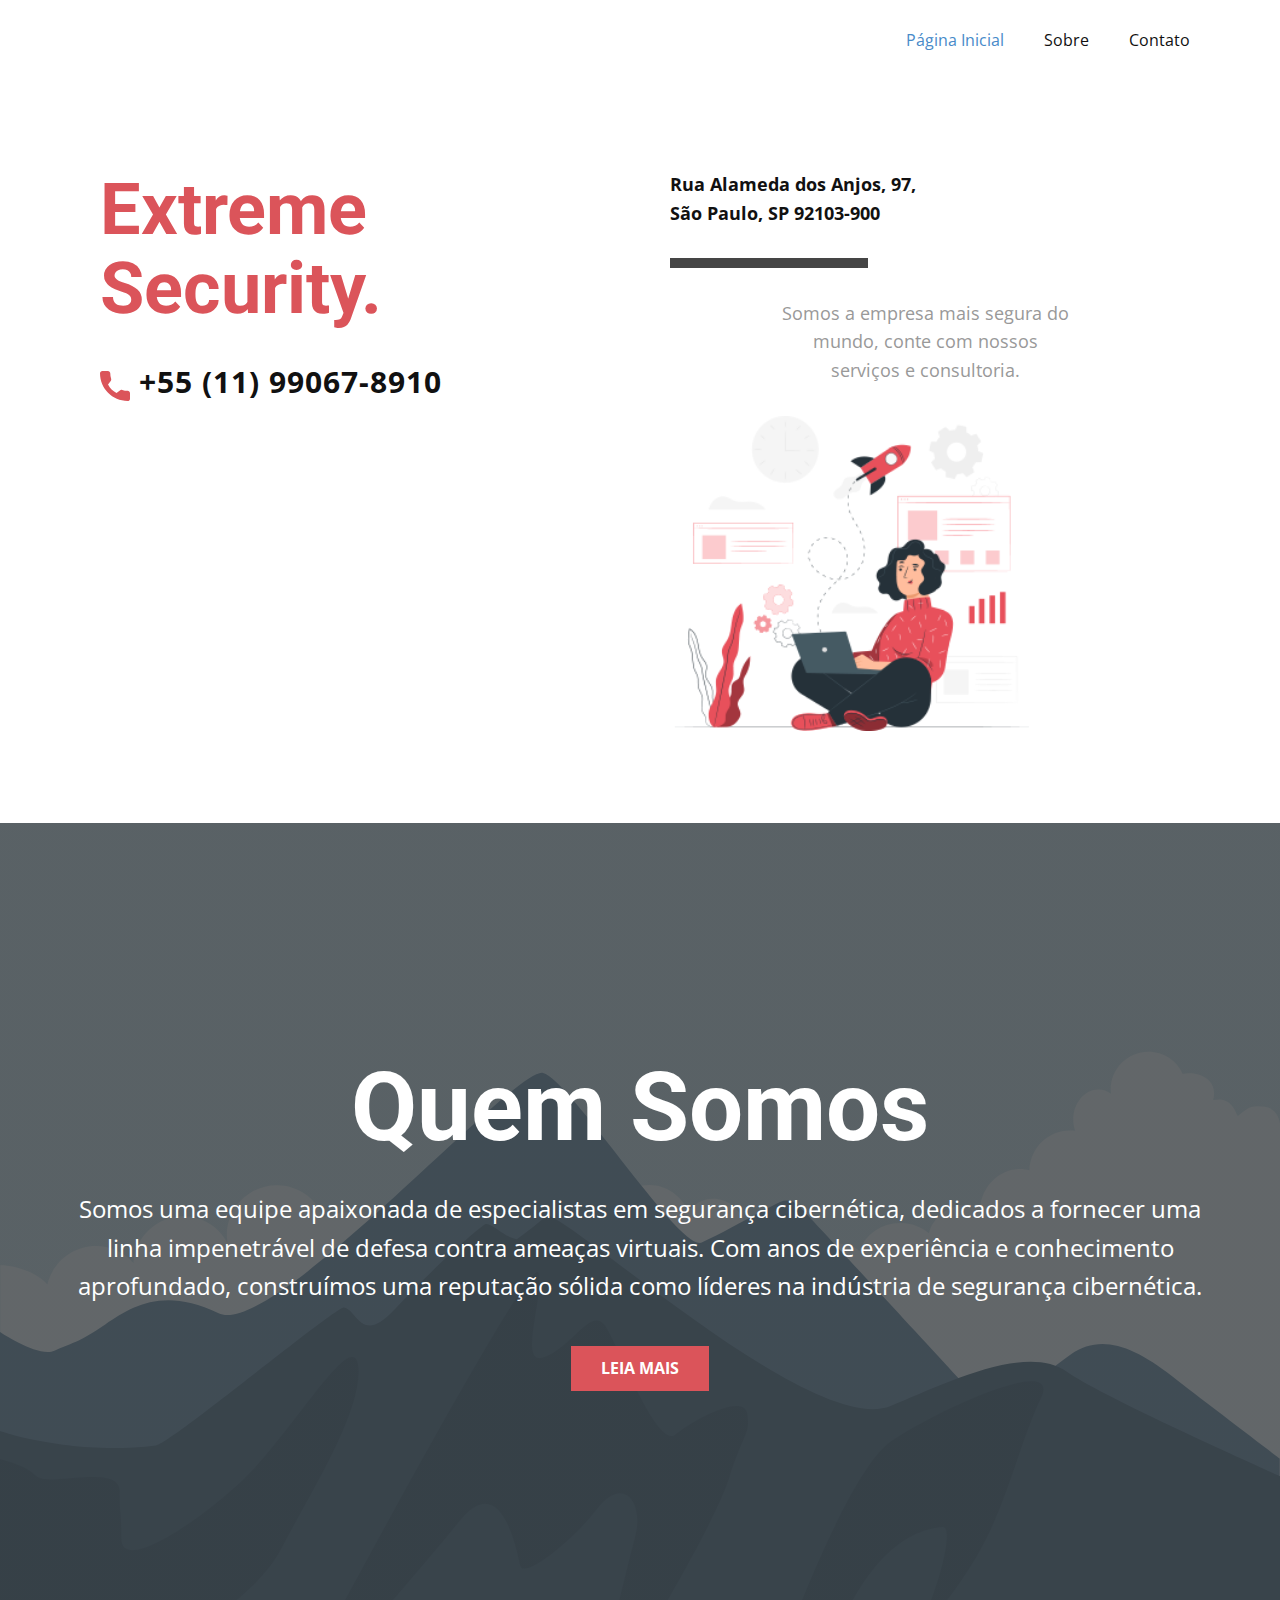
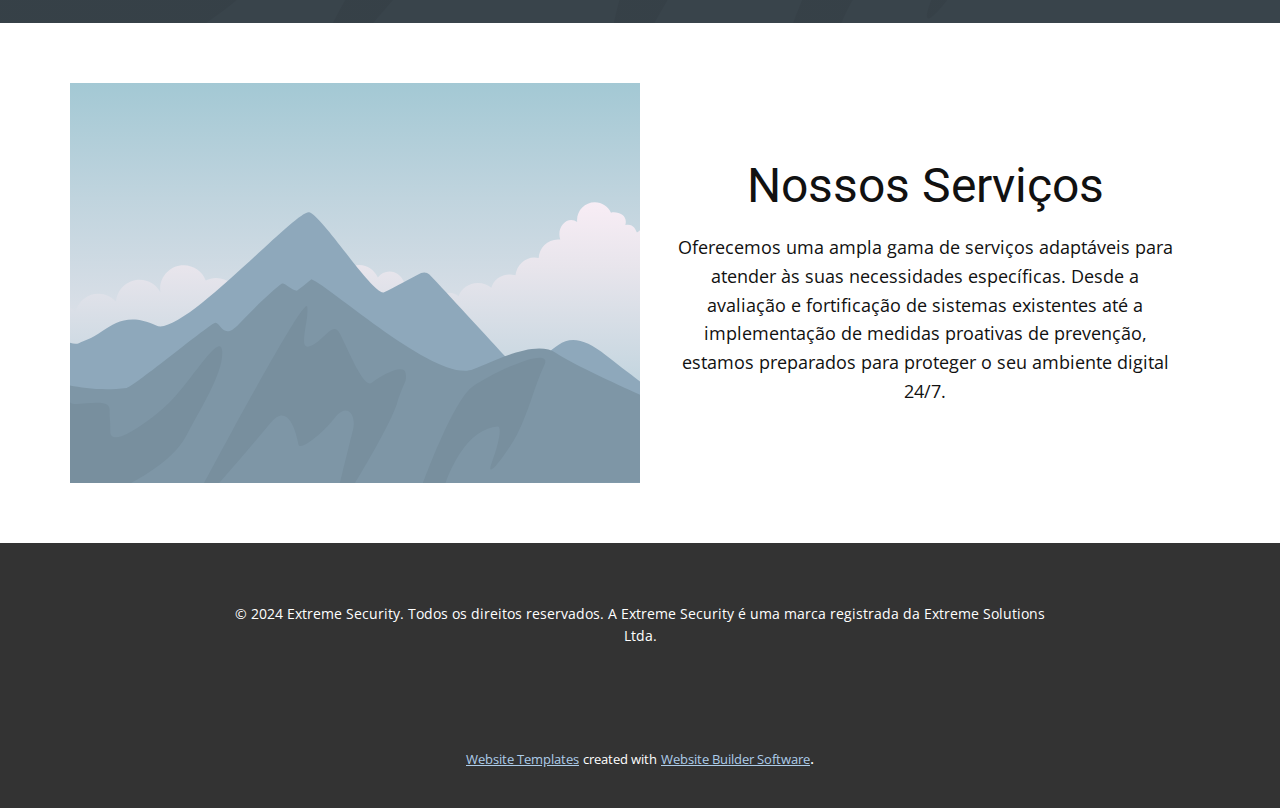
<file: index.html>
<!DOCTYPE html>
<html style="font-size: 16px;" lang="pt"><head>
    <meta name="viewport" content="width=device-width, initial-scale=1.0">
    <meta charset="utf-8">
    <meta name="keywords" content="​Extreme Security., ​Quem Somos, ​Nossos Serviços">
    <meta name="description" content="">
    <title>Página Inicial</title>
    <link rel="stylesheet" href="nicepage.css" media="screen">
<link rel="stylesheet" href="Página-Inicial.css" media="screen">
    <script class="u-script" type="text/javascript" src="jquery.js" defer=""></script>
    <script class="u-script" type="text/javascript" src="nicepage.js" defer=""></script>
    <meta name="generator" content="Nicepage 6.5.3, nicepage.com">
    <link id="u-theme-google-font" rel="stylesheet" href="https://fonts.googleapis.com/css?family=Roboto:100,100i,300,300i,400,400i,500,500i,700,700i,900,900i|Open+Sans:300,300i,400,400i,500,500i,600,600i,700,700i,800,800i">
    
    
    
    
    
    <script type="application/ld+json">{
		"@context": "http://schema.org",
		"@type": "Organization",
		"name": ""
}</script>
    <meta name="theme-color" content="#478ac9">
    <meta property="og:title" content="Página Inicial">
    <meta property="og:type" content="website">
  <meta data-intl-tel-input-cdn-path="intlTelInput/"></head>
  <body data-home-page="Página-Inicial.html" data-home-page-title="Página Inicial" data-path-to-root="./" data-include-products="false" class="u-body u-xl-mode" data-lang="pt"><header class="u-clearfix u-header u-header" id="sec-9fd8"><div class="u-clearfix u-sheet u-sheet-1">
        <nav class="u-menu u-menu-one-level u-offcanvas u-menu-1">
          <div class="menu-collapse" style="font-size: 1rem; letter-spacing: 0px;">
            <a class="u-button-style u-custom-left-right-menu-spacing u-custom-padding-bottom u-custom-top-bottom-menu-spacing u-nav-link u-text-active-palette-1-base u-text-hover-palette-2-base" href="#">
              <svg class="u-svg-link" viewBox="0 0 24 24"><use xmlns:xlink="http://www.w3.org/1999/xlink" xlink:href="#menu-hamburger"></use></svg>
              <svg class="u-svg-content" version="1.1" id="menu-hamburger" viewBox="0 0 16 16" x="0px" y="0px" xmlns:xlink="http://www.w3.org/1999/xlink" xmlns="http://www.w3.org/2000/svg"><g><rect y="1" width="16" height="2"></rect><rect y="7" width="16" height="2"></rect><rect y="13" width="16" height="2"></rect>
</g></svg>
            </a>
          </div>
          <div class="u-custom-menu u-nav-container">
            <ul class="u-nav u-unstyled u-nav-1"><li class="u-nav-item"><a class="u-button-style u-nav-link u-text-active-palette-1-base u-text-hover-palette-2-base" href="index.html" style="padding: 10px 20px;">Página Inicial</a>
</li><li class="u-nav-item"><a class="u-button-style u-nav-link u-text-active-palette-1-base u-text-hover-palette-2-base" href="Sobre.html" style="padding: 10px 20px;">Sobre</a>
</li><li class="u-nav-item"><a class="u-button-style u-nav-link u-text-active-palette-1-base u-text-hover-palette-2-base" href="Contato.html" style="padding: 10px 20px;">Contato</a>
</li></ul>
          </div>
          <div class="u-custom-menu u-nav-container-collapse">
            <div class="u-black u-container-style u-inner-container-layout u-opacity u-opacity-95 u-sidenav">
              <div class="u-inner-container-layout u-sidenav-overflow">
                <div class="u-menu-close"></div>
                <ul class="u-align-center u-nav u-popupmenu-items u-unstyled u-nav-2"><li class="u-nav-item"><a class="u-button-style u-nav-link" href="index.html">Página Inicial</a>
</li><li class="u-nav-item"><a class="u-button-style u-nav-link" href="Sobre.html">Sobre</a>
</li><li class="u-nav-item"><a class="u-button-style u-nav-link" href="Contato.html">Contato</a>
</li></ul>
              </div>
            </div>
            <div class="u-black u-menu-overlay u-opacity u-opacity-70"></div>
          </div>
        </nav>
      </div></header>
    <section class="u-clearfix u-section-1" id="carousel_d808">
      <div class="u-clearfix u-sheet u-valign-middle u-sheet-1">
        <div class="data-layout-selected u-clearfix u-expanded-width u-layout-wrap u-layout-wrap-1">
          <div class="u-layout">
            <div class="u-layout-row">
              <div class="u-container-style u-layout-cell u-size-30 u-layout-cell-1">
                <div class="u-container-layout u-valign-top u-container-layout-1">
                  <h2 class="u-text u-text-default u-text-palette-2-base u-text-1"> Extreme Security.</h2>
                  <a href="https://nicepage.com/ru/c/galereya-html-shablony" class="u-active-none u-btn u-button-style u-hover-none u-none u-text-hover-palette-2-base u-btn-1"><span class="u-icon u-text-palette-2-base"><svg class="u-svg-content" viewBox="0 0 405.333 405.333" x="0px" y="0px" style="width: 1em; height: 1em;"><path d="M373.333,266.88c-25.003,0-49.493-3.904-72.704-11.563c-11.328-3.904-24.192-0.896-31.637,6.699l-46.016,34.752    c-52.8-28.181-86.592-61.952-114.389-114.368l33.813-44.928c8.512-8.512,11.563-20.971,7.915-32.64    C142.592,81.472,138.667,56.96,138.667,32c0-17.643-14.357-32-32-32H32C14.357,0,0,14.357,0,32    c0,205.845,167.488,373.333,373.333,373.333c17.643,0,32-14.357,32-32V298.88C405.333,281.237,390.976,266.88,373.333,266.88z"></path></svg></span>&nbsp;+55 (11) 99067-8910
                  </a>
                </div>
              </div>
              <div class="u-align-left u-container-style u-layout-cell u-size-30 u-layout-cell-2">
                <div class="u-container-layout u-container-layout-2">
                  <p class="u-text u-text-2">Rua Alameda dos Anjos, 97,<br>São Paulo, SP 92103-900
                  </p>
                  <div class="u-border-10 u-border-grey-dark-1 u-line u-line-horizontal u-line-1"></div>
                  <p class="u-align-center u-text u-text-grey-40 u-text-3">Somos a empresa mais segura do mundo, conte com nossos serviços e consultoria.</p>
                  <img class="u-image u-image-contain u-image-default u-image-1" alt="" data-image-width="302" data-image-height="260" src="images/3.png">
                </div>
              </div>
            </div>
          </div>
        </div>
      </div>
    </section>
    <section class="u-align-center u-clearfix u-container-align-center u-image u-shading u-section-2" id="sec-f346">
      <div class="u-clearfix u-sheet u-valign-middle u-sheet-1">
        <h1 class="u-align-center u-text u-text-default u-title u-text-1"> Quem Somos</h1>
        <p class="u-align-center u-large-text u-text u-text-default u-text-variant u-text-2"> Somos uma equipe apaixonada de especialistas em segurança cibernética, dedicados a fornecer uma linha impenetrável de defesa contra ameaças virtuais. Com anos de experiência e conhecimento aprofundado, construímos uma reputação sólida como líderes na indústria de segurança cibernética.</p>
        <a href="#" class="u-align-center u-btn u-button-style u-palette-2-base u-btn-1">LEIA MAIS</a>
      </div>
    </section>
    <section class="u-clearfix u-section-3" id="sec-65b4">
      <div class="u-clearfix u-sheet u-sheet-1">
        <div class="data-layout-selected u-clearfix u-expanded-width u-layout-wrap u-layout-wrap-1">
          <div class="u-layout">
            <div class="u-layout-row">
              <div class="u-container-style u-image u-layout-cell u-size-30 u-image-1" data-image-width="400" data-image-height="265">
                <div class="u-container-layout u-container-layout-1"></div>
              </div>
              <div class="u-container-align-center u-container-style u-layout-cell u-size-30 u-layout-cell-2">
                <div class="u-container-layout u-valign-middle u-container-layout-2">
                  <h2 class="u-align-center u-text u-text-default u-text-1"> Nossos Serviços</h2>
                  <p class="u-align-center u-text u-text-default u-text-2"> Oferecemos uma ampla gama de serviços adaptáveis para atender às suas necessidades específicas. Desde a avaliação e fortificação de sistemas existentes até a implementação de medidas proativas de prevenção, estamos preparados para proteger o seu ambiente digital 24/7.</p>
                </div>
              </div>
            </div>
          </div>
        </div>
      </div>
    </section>
    
    
    
    <footer class="u-align-center u-clearfix u-footer u-grey-80 u-footer" id="sec-0176"><div class="u-clearfix u-sheet u-valign-middle u-sheet-1">
        <p class="u-small-text u-text u-text-variant u-text-1"> © 2024 Extreme Security. Todos os direitos reservados.
A Extreme Security é uma marca registrada da Extreme Solutions Ltda.</p>
      </div></footer>
    <section class="u-backlink u-clearfix u-grey-80">
      <a class="u-link" href="https://nicepage.com/website-templates" target="_blank">
        <span>Website Templates</span>
      </a>
      <p class="u-text">
        <span>created with</span>
      </p>
      <a class="u-link" href="" target="_blank">
        <span>Website Builder Software</span>
      </a>. 
    </section>
  
</body></html>
</file>
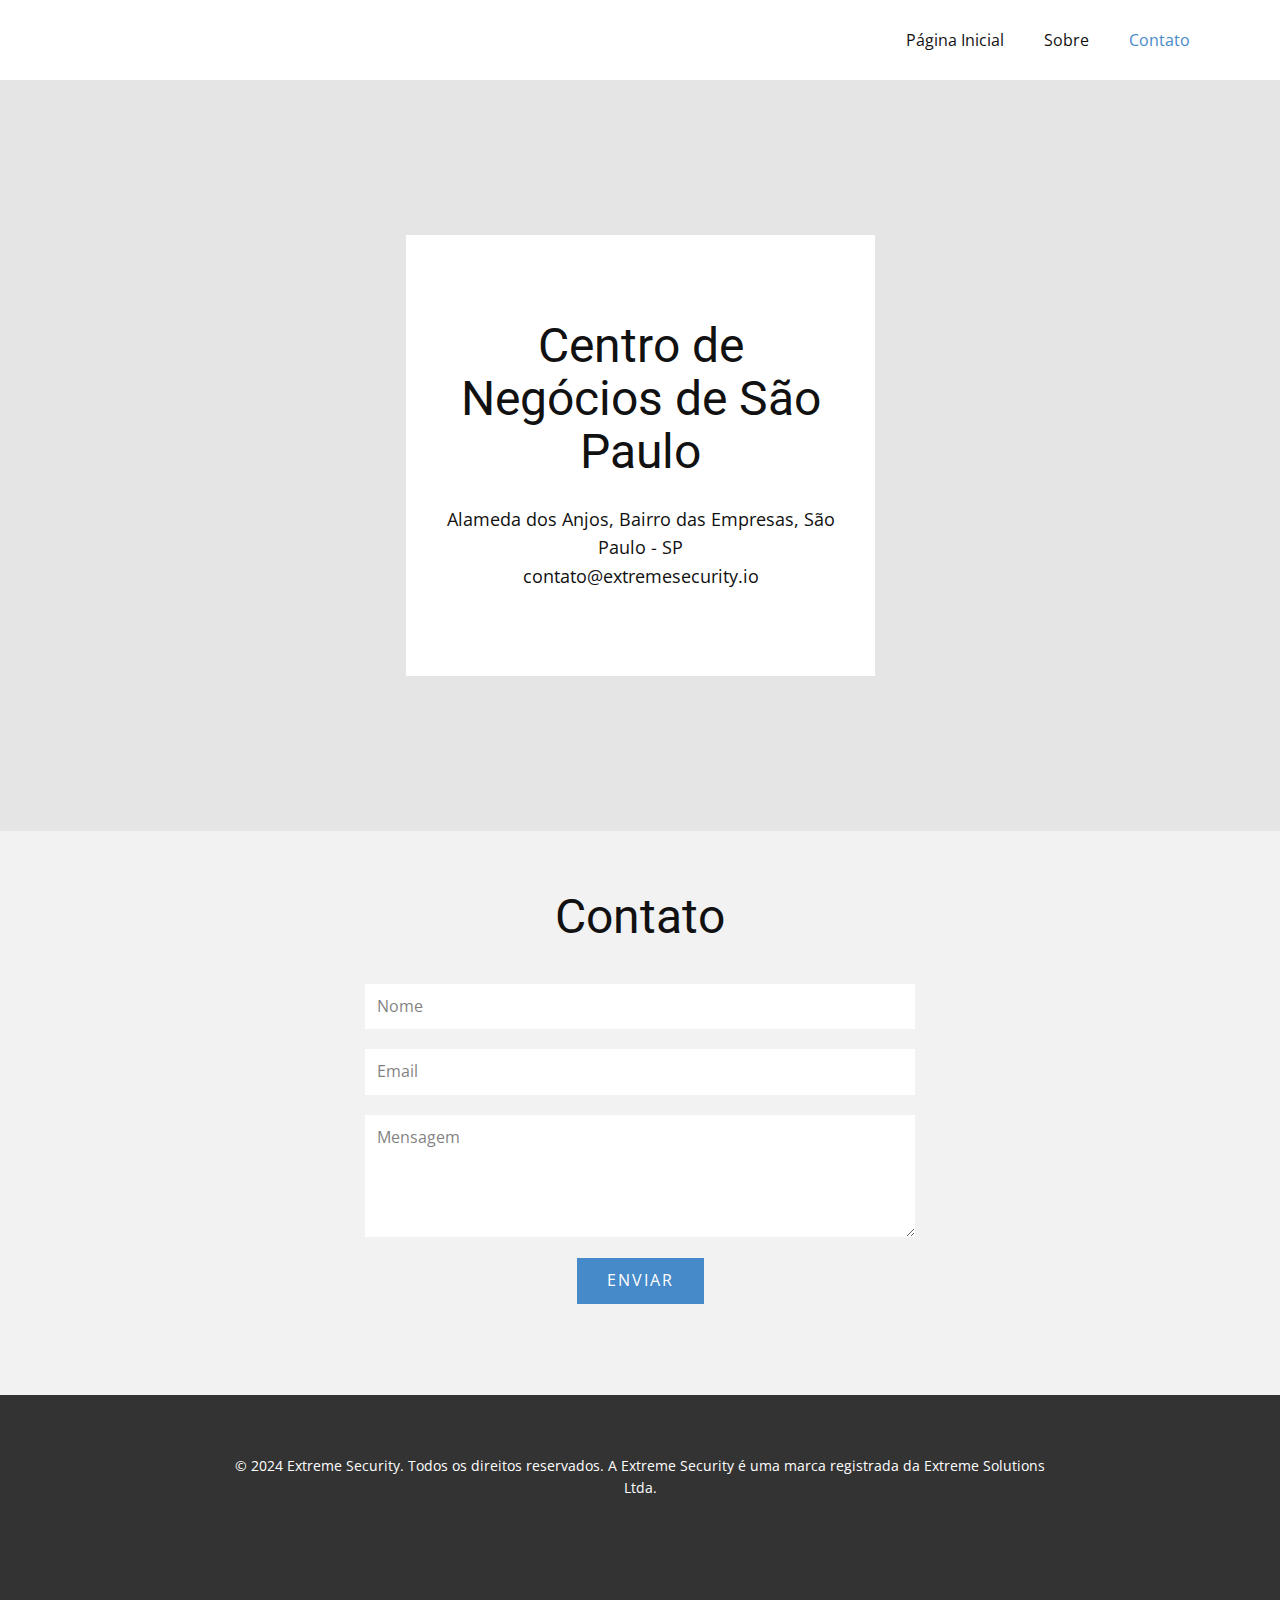
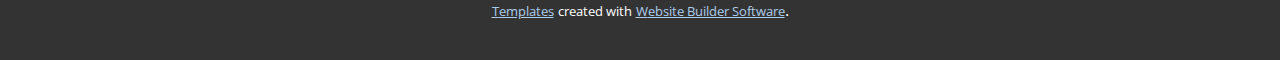
<file: Contato.html>
<!DOCTYPE html>
<html style="font-size: 16px;" lang="pt"><head>
    <meta name="viewport" content="width=device-width, initial-scale=1.0">
    <meta charset="utf-8">
    <meta name="keywords" content="Empire State Building, Contact Us">
    <meta name="description" content="">
    <title>Contato</title>
    <link rel="stylesheet" href="nicepage.css" media="screen">
<link rel="stylesheet" href="Contato.css" media="screen">
    <script class="u-script" type="text/javascript" src="jquery.js" defer=""></script>
    <script class="u-script" type="text/javascript" src="nicepage.js" defer=""></script>
    <meta name="generator" content="Nicepage 6.5.3, nicepage.com">
    <meta name="referrer" content="origin">
    <link id="u-theme-google-font" rel="stylesheet" href="https://fonts.googleapis.com/css?family=Roboto:100,100i,300,300i,400,400i,500,500i,700,700i,900,900i|Open+Sans:300,300i,400,400i,500,500i,600,600i,700,700i,800,800i">
    
    
    
    
    <script type="application/ld+json">{
		"@context": "http://schema.org",
		"@type": "Organization",
		"name": ""
}</script>
    <meta name="theme-color" content="#478ac9">
    <meta property="og:title" content="Contato">
    <meta property="og:type" content="website">
  <meta data-intl-tel-input-cdn-path="intlTelInput/"></head>
  <body data-path-to-root="./" data-include-products="false" class="u-body u-xl-mode" data-lang="pt"><header class="u-clearfix u-header u-header" id="sec-9fd8"><div class="u-clearfix u-sheet u-sheet-1">
        <nav class="u-menu u-menu-one-level u-offcanvas u-menu-1">
          <div class="menu-collapse" style="font-size: 1rem; letter-spacing: 0px;">
            <a class="u-button-style u-custom-left-right-menu-spacing u-custom-padding-bottom u-custom-top-bottom-menu-spacing u-nav-link u-text-active-palette-1-base u-text-hover-palette-2-base" href="#">
              <svg class="u-svg-link" viewBox="0 0 24 24"><use xmlns:xlink="http://www.w3.org/1999/xlink" xlink:href="#menu-hamburger"></use></svg>
              <svg class="u-svg-content" version="1.1" id="menu-hamburger" viewBox="0 0 16 16" x="0px" y="0px" xmlns:xlink="http://www.w3.org/1999/xlink" xmlns="http://www.w3.org/2000/svg"><g><rect y="1" width="16" height="2"></rect><rect y="7" width="16" height="2"></rect><rect y="13" width="16" height="2"></rect>
</g></svg>
            </a>
          </div>
          <div class="u-custom-menu u-nav-container">
            <ul class="u-nav u-unstyled u-nav-1"><li class="u-nav-item"><a class="u-button-style u-nav-link u-text-active-palette-1-base u-text-hover-palette-2-base" href="index.html" style="padding: 10px 20px;">Página Inicial</a>
</li><li class="u-nav-item"><a class="u-button-style u-nav-link u-text-active-palette-1-base u-text-hover-palette-2-base" href="Sobre.html" style="padding: 10px 20px;">Sobre</a>
</li><li class="u-nav-item"><a class="u-button-style u-nav-link u-text-active-palette-1-base u-text-hover-palette-2-base" href="Contato.html" style="padding: 10px 20px;">Contato</a>
</li></ul>
          </div>
          <div class="u-custom-menu u-nav-container-collapse">
            <div class="u-black u-container-style u-inner-container-layout u-opacity u-opacity-95 u-sidenav">
              <div class="u-inner-container-layout u-sidenav-overflow">
                <div class="u-menu-close"></div>
                <ul class="u-align-center u-nav u-popupmenu-items u-unstyled u-nav-2"><li class="u-nav-item"><a class="u-button-style u-nav-link" href="index.html">Página Inicial</a>
</li><li class="u-nav-item"><a class="u-button-style u-nav-link" href="Sobre.html">Sobre</a>
</li><li class="u-nav-item"><a class="u-button-style u-nav-link" href="Contato.html">Contato</a>
</li></ul>
              </div>
            </div>
            <div class="u-black u-menu-overlay u-opacity u-opacity-70"></div>
          </div>
        </nav>
      </div></header>
    <section class="u-clearfix u-valign-middle-lg u-valign-middle-xl u-valign-middle-xs u-section-1" id="sec-35fc">
      <div class="u-absolute-hcenter-lg u-absolute-hcenter-md u-absolute-hcenter-sm u-absolute-hcenter-xs u-expanded u-grey-10 u-map u-map-1">
        <div class="embed-responsive">
          <iframe class="embed-responsive-item" src="https://maps.google.com/maps?output=embed&amp;q=Manhattan&amp;t=m" data-map="[base64]"></iframe>
        </div>
      </div>
      <div class="u-align-left u-container-align-center u-container-style u-group u-white u-group-1">
        <div class="u-container-layout u-valign-middle u-container-layout-1">
          <h2 class="u-align-center u-text u-text-1">Centro de Negócios de São Paulo </h2>
          <p class="u-align-center u-text u-text-2">Alameda dos Anjos, Bairro das Empresas, São Paulo - SP</p>
          <p class="u-align-center u-text u-text-3">contato@extremesecurity.io </p>
        </div>
      </div>
    </section>
    <section class="u-align-center u-clearfix u-grey-5 u-section-2" id="sec-3a49">
      <div class="u-clearfix u-sheet u-valign-middle u-sheet-1">
        <h2 class="u-text u-text-default u-text-1">Contato</h2>
        <div class="u-form u-form-1">
          <form action="https://forms.nicepagesrv.com/v2/form/process" class="u-clearfix u-form-spacing-20 u-form-vertical u-inner-form" style="padding: 10px" source="email" name="form">
            <div class="u-form-group u-form-name u-label-none">
              <label for="name-3b9a" class="u-label">Name</label>
              <input type="text" placeholder="Nome" id="name-3b9a" name="name" class="u-border-none u-input u-input-rectangle u-input-1" required="">
            </div>
            <div class="u-form-email u-form-group u-label-none">
              <label for="email-3b9a" class="u-label">Email</label>
              <input type="email" placeholder="Email" id="email-3b9a" name="email" class="u-border-none u-input u-input-rectangle u-input-2" required="">
            </div>
            <div class="u-form-group u-form-message u-label-none">
              <label for="message-3b9a" class="u-label">Message</label>
              <textarea placeholder="Mensagem" rows="4" cols="50" id="message-3b9a" name="message" class="u-border-none u-input u-input-rectangle u-input-3" required=""></textarea>
            </div>
            <div class="u-align-center u-form-group u-form-submit">
              <a href="#" class="u-border-none u-btn u-btn-rectangle u-btn-submit u-button-style u-palette-1-base u-btn-1">Enviar</a>
              <input type="submit" value="submit" class="u-form-control-hidden">
            </div>
            <div class="u-form-send-message u-form-send-success"> Thank you! Your message has been sent. </div>
            <div class="u-form-send-error u-form-send-message"> Unable to send your message. Please fix errors then try again. </div>
            <input type="hidden" value="" name="recaptchaResponse">
            <input type="hidden" name="formServices" value="9a11b2c8-63a3-2284-35d8-7058e7acb66f">
          </form>
        </div>
      </div>
    </section>
    
    
    
    <footer class="u-align-center u-clearfix u-footer u-grey-80 u-footer" id="sec-0176"><div class="u-clearfix u-sheet u-valign-middle u-sheet-1">
        <p class="u-small-text u-text u-text-variant u-text-1"> © 2024 Extreme Security. Todos os direitos reservados.
A Extreme Security é uma marca registrada da Extreme Solutions Ltda.</p>
      </div></footer>
    <section class="u-backlink u-clearfix u-grey-80">
      <a class="u-link" href="https://nicepage.com/templates" target="_blank">
        <span>Templates</span>
      </a>
      <p class="u-text">
        <span>created with</span>
      </p>
      <a class="u-link" href="" target="_blank">
        <span>Website Builder Software</span>
      </a>. 
    </section>
  
</body></html>
</file>
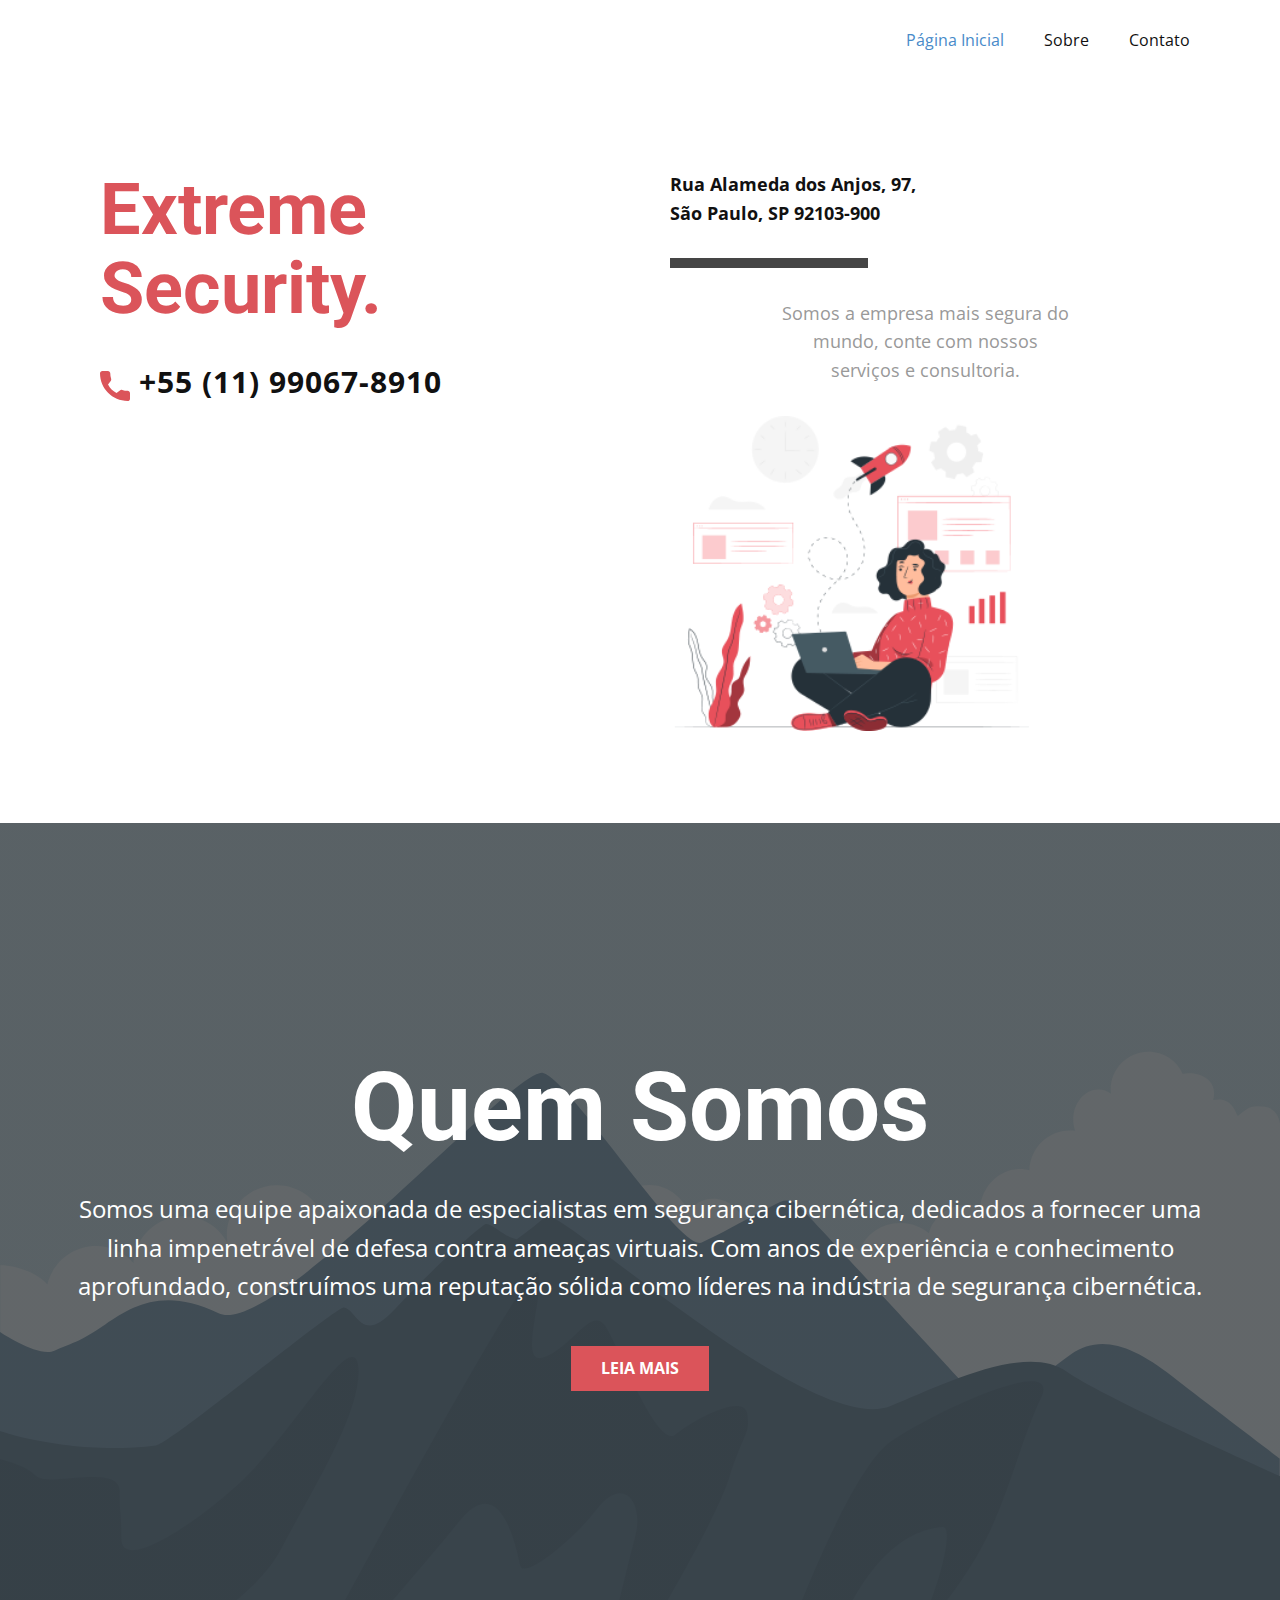
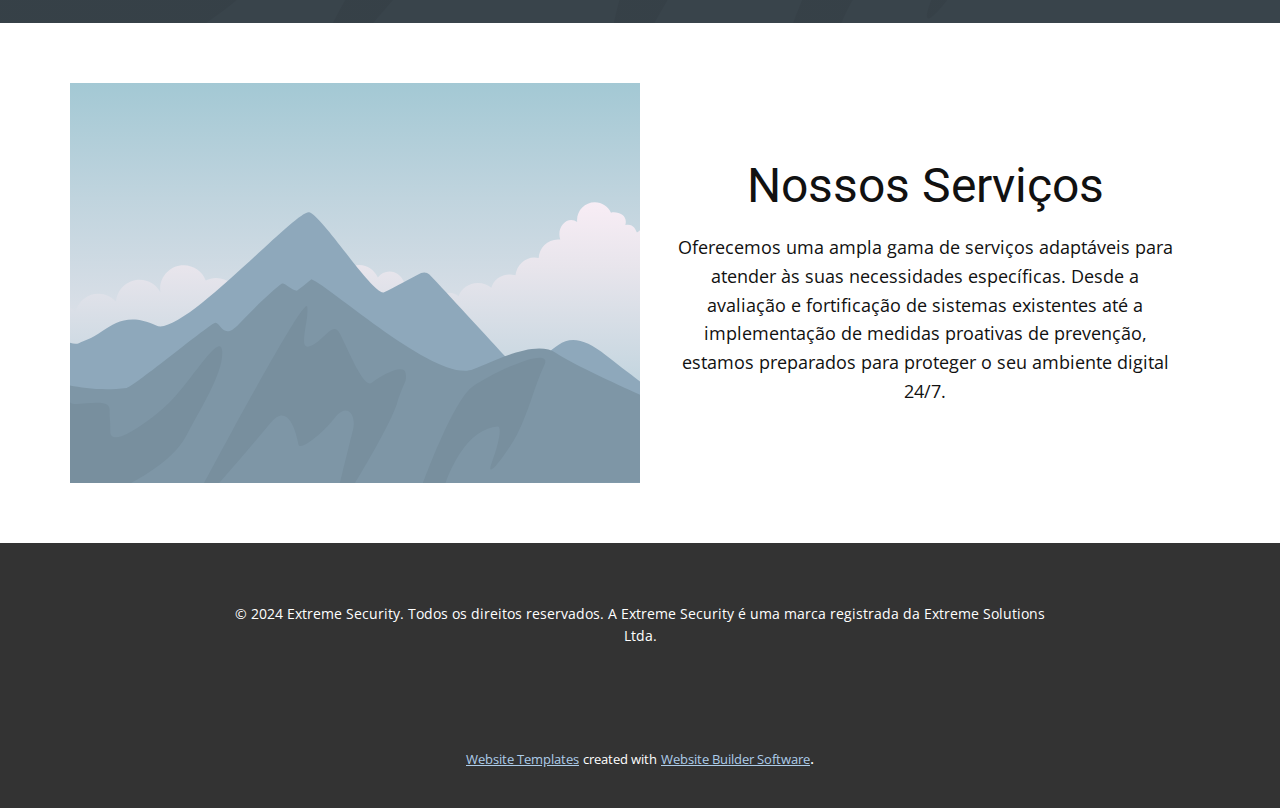
<file: Página-Inicial.html>
<!DOCTYPE html>
<html style="font-size: 16px;" lang="pt"><head>
    <meta name="viewport" content="width=device-width, initial-scale=1.0">
    <meta charset="utf-8">
    <meta name="keywords" content="​Extreme Security., ​Quem Somos, ​Nossos Serviços">
    <meta name="description" content="">
    <title>Página Inicial</title>
    <link rel="stylesheet" href="nicepage.css" media="screen">
<link rel="stylesheet" href="Página-Inicial.css" media="screen">
    <script class="u-script" type="text/javascript" src="jquery.js" defer=""></script>
    <script class="u-script" type="text/javascript" src="nicepage.js" defer=""></script>
    <meta name="generator" content="Nicepage 6.5.3, nicepage.com">
    <link id="u-theme-google-font" rel="stylesheet" href="https://fonts.googleapis.com/css?family=Roboto:100,100i,300,300i,400,400i,500,500i,700,700i,900,900i|Open+Sans:300,300i,400,400i,500,500i,600,600i,700,700i,800,800i">
    
    
    
    
    
    <script type="application/ld+json">{
		"@context": "http://schema.org",
		"@type": "Organization",
		"name": ""
}</script>
    <meta name="theme-color" content="#478ac9">
    <meta property="og:title" content="Página Inicial">
    <meta property="og:type" content="website">
  <meta data-intl-tel-input-cdn-path="intlTelInput/"></head>
  <body data-path-to-root="./" data-include-products="false" class="u-body u-xl-mode" data-lang="pt"><header class="u-clearfix u-header u-header" id="sec-9fd8"><div class="u-clearfix u-sheet u-sheet-1">
        <nav class="u-menu u-menu-one-level u-offcanvas u-menu-1">
          <div class="menu-collapse" style="font-size: 1rem; letter-spacing: 0px;">
            <a class="u-button-style u-custom-left-right-menu-spacing u-custom-padding-bottom u-custom-top-bottom-menu-spacing u-nav-link u-text-active-palette-1-base u-text-hover-palette-2-base" href="#">
              <svg class="u-svg-link" viewBox="0 0 24 24"><use xmlns:xlink="http://www.w3.org/1999/xlink" xlink:href="#menu-hamburger"></use></svg>
              <svg class="u-svg-content" version="1.1" id="menu-hamburger" viewBox="0 0 16 16" x="0px" y="0px" xmlns:xlink="http://www.w3.org/1999/xlink" xmlns="http://www.w3.org/2000/svg"><g><rect y="1" width="16" height="2"></rect><rect y="7" width="16" height="2"></rect><rect y="13" width="16" height="2"></rect>
</g></svg>
            </a>
          </div>
          <div class="u-custom-menu u-nav-container">
            <ul class="u-nav u-unstyled u-nav-1"><li class="u-nav-item"><a class="u-button-style u-nav-link u-text-active-palette-1-base u-text-hover-palette-2-base" href="index.html" style="padding: 10px 20px;">Página Inicial</a>
</li><li class="u-nav-item"><a class="u-button-style u-nav-link u-text-active-palette-1-base u-text-hover-palette-2-base" href="Sobre.html" style="padding: 10px 20px;">Sobre</a>
</li><li class="u-nav-item"><a class="u-button-style u-nav-link u-text-active-palette-1-base u-text-hover-palette-2-base" href="Contato.html" style="padding: 10px 20px;">Contato</a>
</li></ul>
          </div>
          <div class="u-custom-menu u-nav-container-collapse">
            <div class="u-black u-container-style u-inner-container-layout u-opacity u-opacity-95 u-sidenav">
              <div class="u-inner-container-layout u-sidenav-overflow">
                <div class="u-menu-close"></div>
                <ul class="u-align-center u-nav u-popupmenu-items u-unstyled u-nav-2"><li class="u-nav-item"><a class="u-button-style u-nav-link" href="index.html">Página Inicial</a>
</li><li class="u-nav-item"><a class="u-button-style u-nav-link" href="Sobre.html">Sobre</a>
</li><li class="u-nav-item"><a class="u-button-style u-nav-link" href="Contato.html">Contato</a>
</li></ul>
              </div>
            </div>
            <div class="u-black u-menu-overlay u-opacity u-opacity-70"></div>
          </div>
        </nav>
      </div></header>
    <section class="u-clearfix u-section-1" id="carousel_d808">
      <div class="u-clearfix u-sheet u-valign-middle u-sheet-1">
        <div class="data-layout-selected u-clearfix u-expanded-width u-layout-wrap u-layout-wrap-1">
          <div class="u-layout">
            <div class="u-layout-row">
              <div class="u-container-style u-layout-cell u-size-30 u-layout-cell-1">
                <div class="u-container-layout u-valign-top u-container-layout-1">
                  <h2 class="u-text u-text-default u-text-palette-2-base u-text-1"> Extreme Security.</h2>
                  <a href="https://nicepage.com/ru/c/galereya-html-shablony" class="u-active-none u-btn u-button-style u-hover-none u-none u-text-hover-palette-2-base u-btn-1"><span class="u-icon u-text-palette-2-base"><svg class="u-svg-content" viewBox="0 0 405.333 405.333" x="0px" y="0px" style="width: 1em; height: 1em;"><path d="M373.333,266.88c-25.003,0-49.493-3.904-72.704-11.563c-11.328-3.904-24.192-0.896-31.637,6.699l-46.016,34.752    c-52.8-28.181-86.592-61.952-114.389-114.368l33.813-44.928c8.512-8.512,11.563-20.971,7.915-32.64    C142.592,81.472,138.667,56.96,138.667,32c0-17.643-14.357-32-32-32H32C14.357,0,0,14.357,0,32    c0,205.845,167.488,373.333,373.333,373.333c17.643,0,32-14.357,32-32V298.88C405.333,281.237,390.976,266.88,373.333,266.88z"></path></svg></span>&nbsp;+55 (11) 99067-8910
                  </a>
                </div>
              </div>
              <div class="u-align-left u-container-style u-layout-cell u-size-30 u-layout-cell-2">
                <div class="u-container-layout u-container-layout-2">
                  <p class="u-text u-text-2">Rua Alameda dos Anjos, 97,<br>São Paulo, SP 92103-900
                  </p>
                  <div class="u-border-10 u-border-grey-dark-1 u-line u-line-horizontal u-line-1"></div>
                  <p class="u-align-center u-text u-text-grey-40 u-text-3">Somos a empresa mais segura do mundo, conte com nossos serviços e consultoria.</p>
                  <img class="u-image u-image-contain u-image-default u-image-1" alt="" data-image-width="302" data-image-height="260" src="images/3.png">
                </div>
              </div>
            </div>
          </div>
        </div>
      </div>
    </section>
    <section class="u-align-center u-clearfix u-container-align-center u-image u-shading u-section-2" id="sec-f346">
      <div class="u-clearfix u-sheet u-valign-middle u-sheet-1">
        <h1 class="u-align-center u-text u-text-default u-title u-text-1"> Quem Somos</h1>
        <p class="u-align-center u-large-text u-text u-text-default u-text-variant u-text-2"> Somos uma equipe apaixonada de especialistas em segurança cibernética, dedicados a fornecer uma linha impenetrável de defesa contra ameaças virtuais. Com anos de experiência e conhecimento aprofundado, construímos uma reputação sólida como líderes na indústria de segurança cibernética.</p>
        <a href="#" class="u-align-center u-btn u-button-style u-palette-2-base u-btn-1">LEIA MAIS</a>
      </div>
    </section>
    <section class="u-clearfix u-section-3" id="sec-65b4">
      <div class="u-clearfix u-sheet u-sheet-1">
        <div class="data-layout-selected u-clearfix u-expanded-width u-layout-wrap u-layout-wrap-1">
          <div class="u-layout">
            <div class="u-layout-row">
              <div class="u-container-style u-image u-layout-cell u-size-30 u-image-1" data-image-width="400" data-image-height="265">
                <div class="u-container-layout u-container-layout-1"></div>
              </div>
              <div class="u-container-align-center u-container-style u-layout-cell u-size-30 u-layout-cell-2">
                <div class="u-container-layout u-valign-middle u-container-layout-2">
                  <h2 class="u-align-center u-text u-text-default u-text-1"> Nossos Serviços</h2>
                  <p class="u-align-center u-text u-text-default u-text-2"> Oferecemos uma ampla gama de serviços adaptáveis para atender às suas necessidades específicas. Desde a avaliação e fortificação de sistemas existentes até a implementação de medidas proativas de prevenção, estamos preparados para proteger o seu ambiente digital 24/7.</p>
                </div>
              </div>
            </div>
          </div>
        </div>
      </div>
    </section>
    
    
    
    <footer class="u-align-center u-clearfix u-footer u-grey-80 u-footer" id="sec-0176"><div class="u-clearfix u-sheet u-valign-middle u-sheet-1">
        <p class="u-small-text u-text u-text-variant u-text-1"> © 2024 Extreme Security. Todos os direitos reservados.
A Extreme Security é uma marca registrada da Extreme Solutions Ltda.</p>
      </div></footer>
    <section class="u-backlink u-clearfix u-grey-80">
      <a class="u-link" href="https://nicepage.com/website-templates" target="_blank">
        <span>Website Templates</span>
      </a>
      <p class="u-text">
        <span>created with</span>
      </p>
      <a class="u-link" href="" target="_blank">
        <span>Website Builder Software</span>
      </a>. 
    </section>
  
</body></html>
</file>
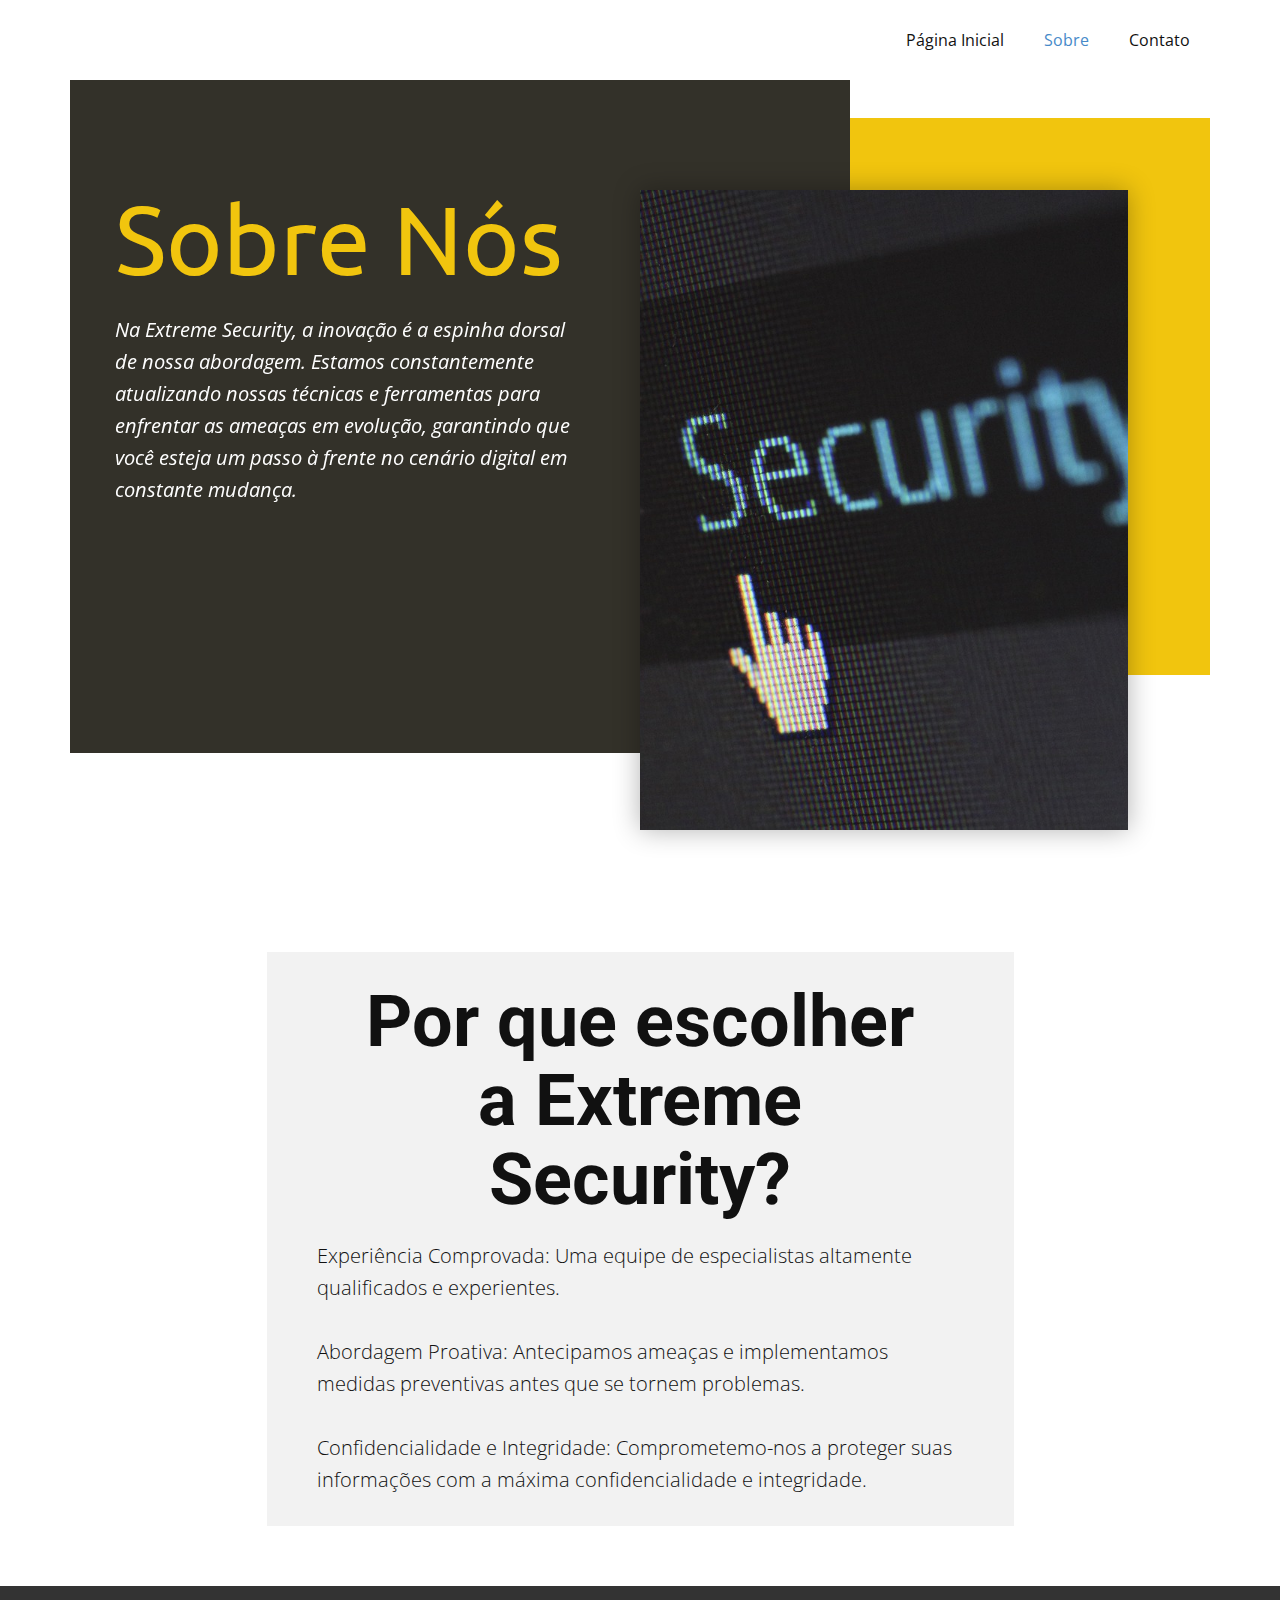
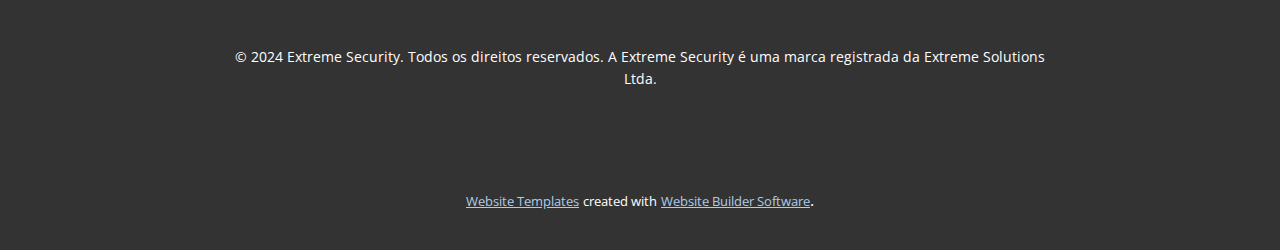
<file: Sobre.html>
<!DOCTYPE html>
<html style="font-size: 16px;" lang="pt"><head>
    <meta name="viewport" content="width=device-width, initial-scale=1.0">
    <meta charset="utf-8">
    <meta name="keywords" content="Sobre Nós, ​Por que escolher a Extreme Security?">
    <meta name="description" content="">
    <title>Sobre</title>
    <link rel="stylesheet" href="nicepage.css" media="screen">
<link rel="stylesheet" href="Sobre.css" media="screen">
    <script class="u-script" type="text/javascript" src="jquery.js" defer=""></script>
    <script class="u-script" type="text/javascript" src="nicepage.js" defer=""></script>
    <meta name="generator" content="Nicepage 6.5.3, nicepage.com">
    <link id="u-theme-google-font" rel="stylesheet" href="https://fonts.googleapis.com/css?family=Roboto:100,100i,300,300i,400,400i,500,500i,700,700i,900,900i|Open+Sans:300,300i,400,400i,500,500i,600,600i,700,700i,800,800i">
    <link id="u-page-google-font" rel="stylesheet" href="https://fonts.googleapis.com/css?family=Ubuntu:300,300i,400,400i,500,500i,700,700i">
    
    
    
    
    <script type="application/ld+json">{
		"@context": "http://schema.org",
		"@type": "Organization",
		"name": ""
}</script>
    <meta name="theme-color" content="#478ac9">
    <meta property="og:title" content="Sobre">
    <meta property="og:type" content="website">
  <meta data-intl-tel-input-cdn-path="intlTelInput/"></head>
  <body data-path-to-root="./" data-include-products="false" class="u-body u-xl-mode" data-lang="pt"><header class="u-clearfix u-header u-header" id="sec-9fd8"><div class="u-clearfix u-sheet u-sheet-1">
        <nav class="u-menu u-menu-one-level u-offcanvas u-menu-1">
          <div class="menu-collapse" style="font-size: 1rem; letter-spacing: 0px;">
            <a class="u-button-style u-custom-left-right-menu-spacing u-custom-padding-bottom u-custom-top-bottom-menu-spacing u-nav-link u-text-active-palette-1-base u-text-hover-palette-2-base" href="#">
              <svg class="u-svg-link" viewBox="0 0 24 24"><use xmlns:xlink="http://www.w3.org/1999/xlink" xlink:href="#menu-hamburger"></use></svg>
              <svg class="u-svg-content" version="1.1" id="menu-hamburger" viewBox="0 0 16 16" x="0px" y="0px" xmlns:xlink="http://www.w3.org/1999/xlink" xmlns="http://www.w3.org/2000/svg"><g><rect y="1" width="16" height="2"></rect><rect y="7" width="16" height="2"></rect><rect y="13" width="16" height="2"></rect>
</g></svg>
            </a>
          </div>
          <div class="u-custom-menu u-nav-container">
            <ul class="u-nav u-unstyled u-nav-1"><li class="u-nav-item"><a class="u-button-style u-nav-link u-text-active-palette-1-base u-text-hover-palette-2-base" href="index.html" style="padding: 10px 20px;">Página Inicial</a>
</li><li class="u-nav-item"><a class="u-button-style u-nav-link u-text-active-palette-1-base u-text-hover-palette-2-base" href="Sobre.html" style="padding: 10px 20px;">Sobre</a>
</li><li class="u-nav-item"><a class="u-button-style u-nav-link u-text-active-palette-1-base u-text-hover-palette-2-base" href="Contato.html" style="padding: 10px 20px;">Contato</a>
</li></ul>
          </div>
          <div class="u-custom-menu u-nav-container-collapse">
            <div class="u-black u-container-style u-inner-container-layout u-opacity u-opacity-95 u-sidenav">
              <div class="u-inner-container-layout u-sidenav-overflow">
                <div class="u-menu-close"></div>
                <ul class="u-align-center u-nav u-popupmenu-items u-unstyled u-nav-2"><li class="u-nav-item"><a class="u-button-style u-nav-link" href="index.html">Página Inicial</a>
</li><li class="u-nav-item"><a class="u-button-style u-nav-link" href="Sobre.html">Sobre</a>
</li><li class="u-nav-item"><a class="u-button-style u-nav-link" href="Contato.html">Contato</a>
</li></ul>
              </div>
            </div>
            <div class="u-black u-menu-overlay u-opacity u-opacity-70"></div>
          </div>
        </nav>
      </div></header>
    <section class="u-clearfix u-section-1" id="carousel_1ef7">
      <div class="u-clearfix u-sheet u-valign-middle-md u-valign-middle-sm u-valign-middle-xs u-sheet-1">
        <div class="custom-expanded u-palette-3-base u-shape u-shape-rectangle u-shape-1" data-animation-name="customAnimationIn" data-animation-duration="1500" data-animation-delay="500"></div>
        <div class="u-expanded-width-xs u-palette-3-dark-3 u-shape u-shape-rectangle u-shape-2" data-animation-name="customAnimationIn" data-animation-duration="1500" data-animation-delay="250"></div>
        <img class="u-image u-image-1" src="images/d0657c8d04d190ccaf726ae1dea59c8033c3cce4e978b540dc5597684569089bdc4571bbdecc516c0666710f131f09b4f230669cbd2b0be6aaa46e_1280.jpg" data-image-width="1280" data-image-height="853" data-animation-name="flipIn" data-animation-duration="1500" data-animation-delay="500" data-animation-direction="X">
        <div class="u-container-align-left u-container-style u-expanded-width-xs u-group u-group-1" data-animation-name="customAnimationIn" data-animation-duration="1500" data-animation-delay="500">
          <div class="u-container-layout u-container-layout-1">
            <h1 class="u-align-left u-custom-font u-font-ubuntu u-text u-text-palette-3-base u-text-1" data-animation-name="" data-animation-duration="0" data-animation-delay="0" data-animation-direction="">Sobre Nós</h1>
            <p class="u-align-left u-large-text u-text u-text-variant u-text-white u-text-2" data-animation-name="" data-animation-duration="0" data-animation-delay="0" data-animation-direction=""> Na Extreme Security, a inovação é a espinha dorsal de nossa abordagem. Estamos constantemente atualizando nossas técnicas e ferramentas para enfrentar as ameaças em evolução, garantindo que você esteja um passo à frente no cenário digital em constante mudança.</p>
          </div>
        </div>
      </div>
    </section>
    <section class="u-align-left u-clearfix u-container-align-center u-section-2" id="sec-aa8d">
      <div class="u-clearfix u-sheet u-valign-middle u-sheet-1">
        <div class="u-align-center u-container-style u-grey-5 u-group u-group-1">
          <div class="u-container-layout u-container-layout-1">
            <h1 class="u-align-center u-text u-text-default u-text-1"> Por que escolher a Extreme Security?</h1>
            <p class="u-align-left u-text u-text-2">Experiência Comprovada: Uma equipe de especialistas altamente qualificados e experientes.<br>
              <br>Abordagem Proativa: Antecipamos ameaças e implementamos medidas preventivas antes que se tornem problemas.<br>
              <br>Confidencialidade e Integridade: Comprometemo-nos a proteger suas informações com a máxima confidencialidade e integridade.<br>
            </p>
          </div>
        </div>
      </div>
    </section>
    
    
    
    <footer class="u-align-center u-clearfix u-footer u-grey-80 u-footer" id="sec-0176"><div class="u-clearfix u-sheet u-valign-middle u-sheet-1">
        <p class="u-small-text u-text u-text-variant u-text-1"> © 2024 Extreme Security. Todos os direitos reservados.
A Extreme Security é uma marca registrada da Extreme Solutions Ltda.</p>
      </div></footer>
    <section class="u-backlink u-clearfix u-grey-80">
      <a class="u-link" href="https://nicepage.com/website-templates" target="_blank">
        <span>Website Templates</span>
      </a>
      <p class="u-text">
        <span>created with</span>
      </p>
      <a class="u-link" href="" target="_blank">
        <span>Website Builder Software</span>
      </a>. 
    </section>
  
</body></html>
</file>
